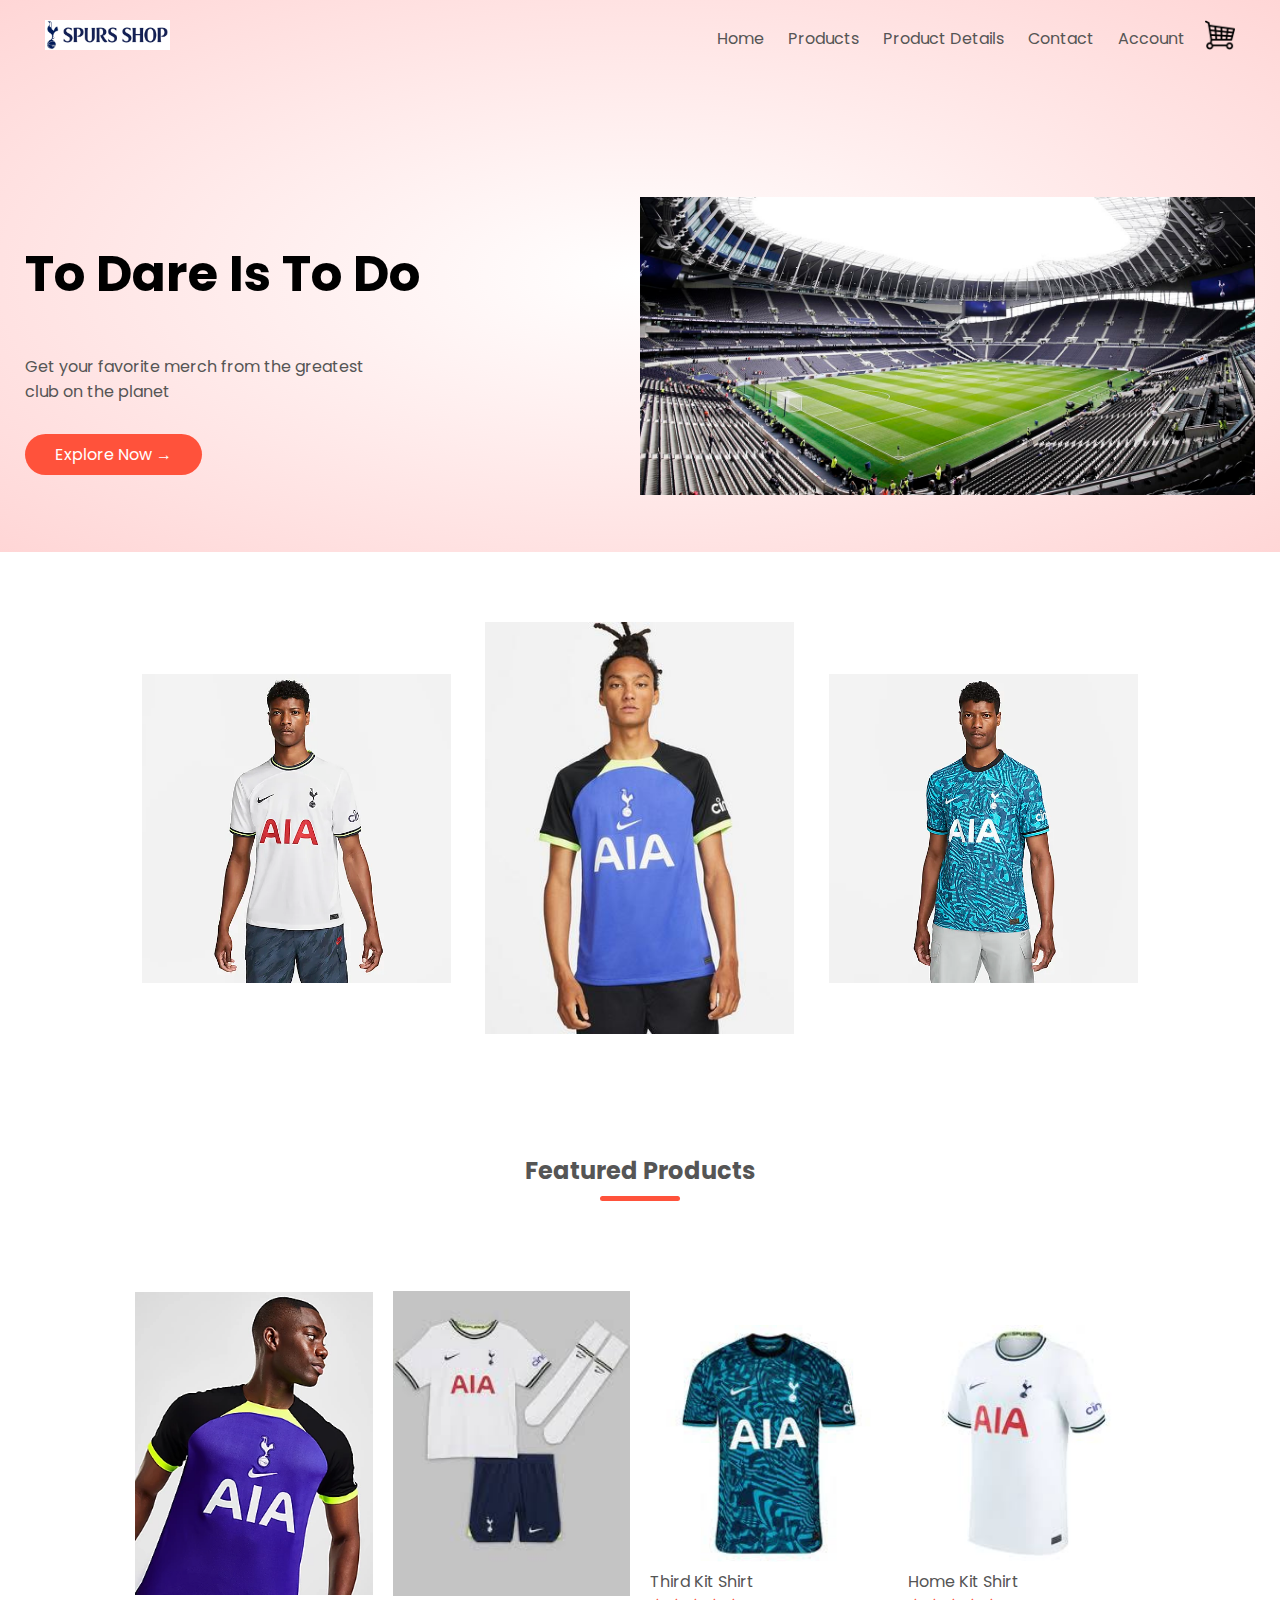
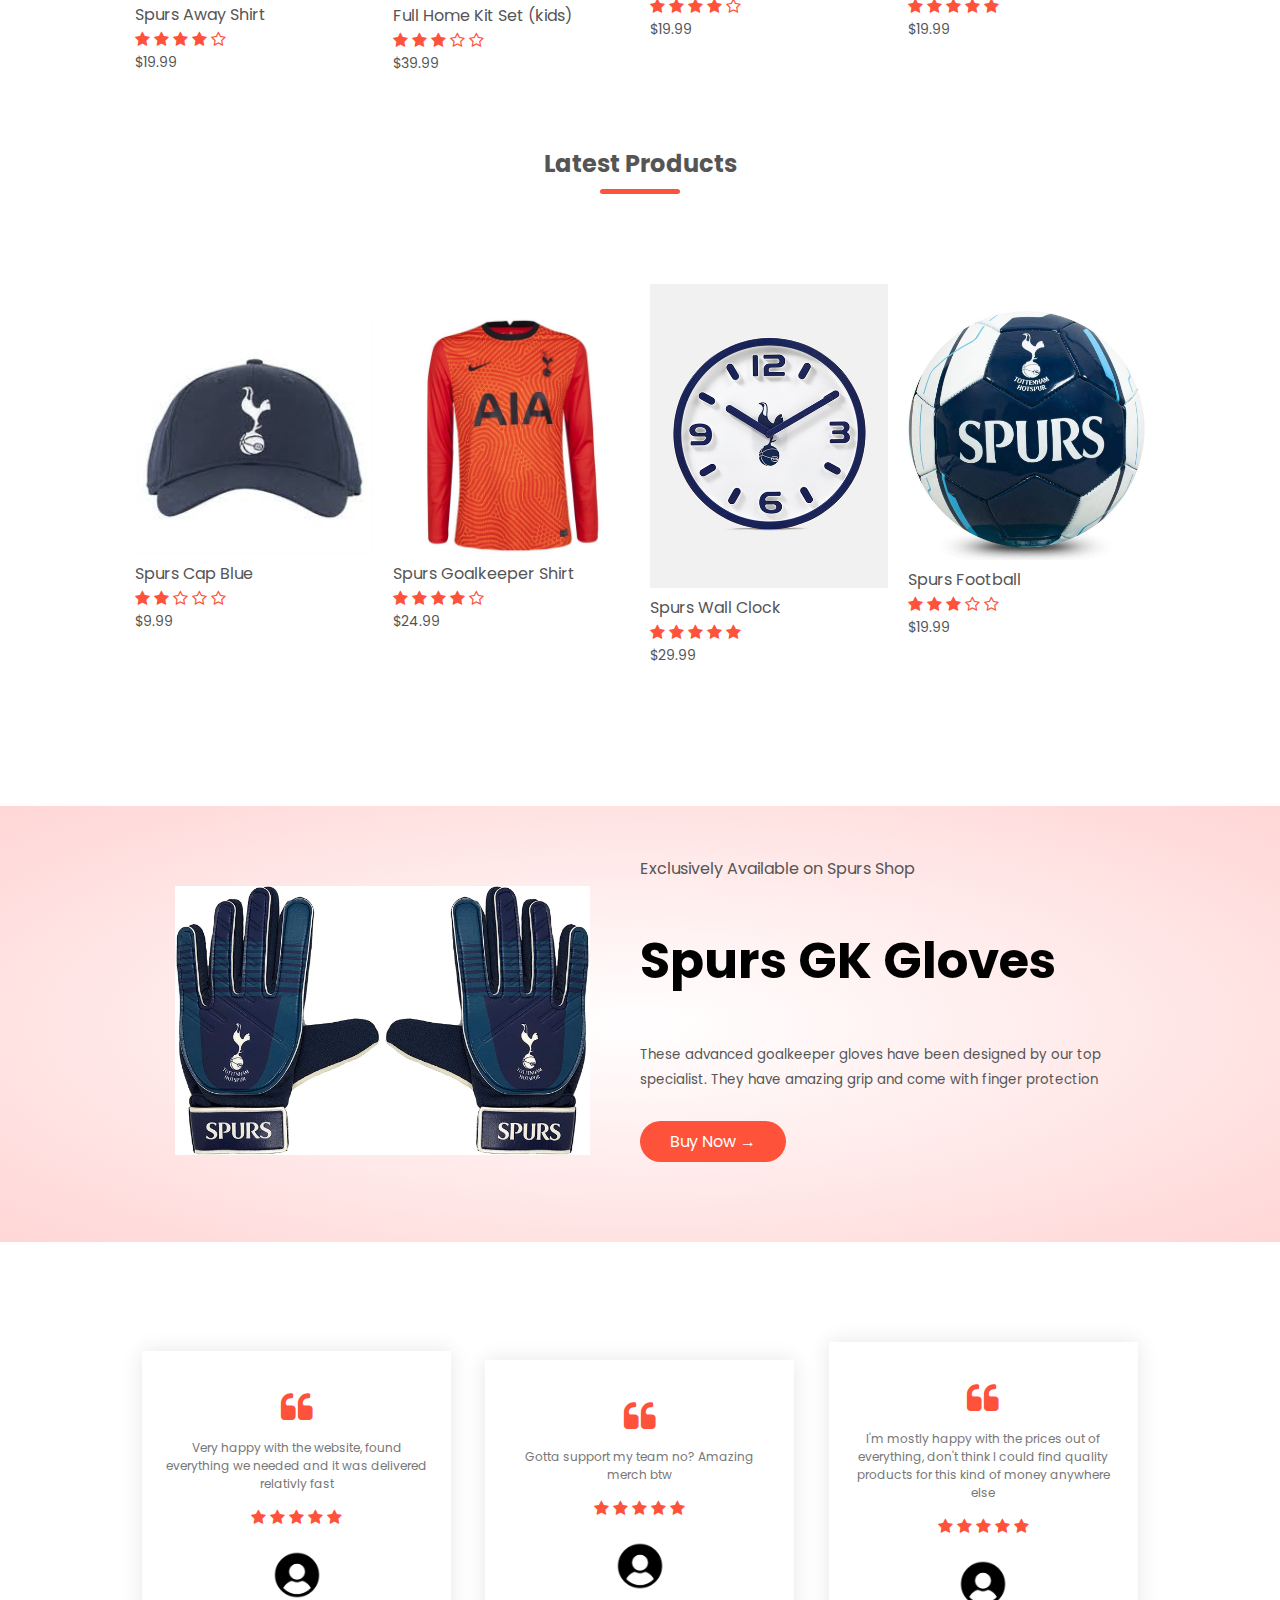
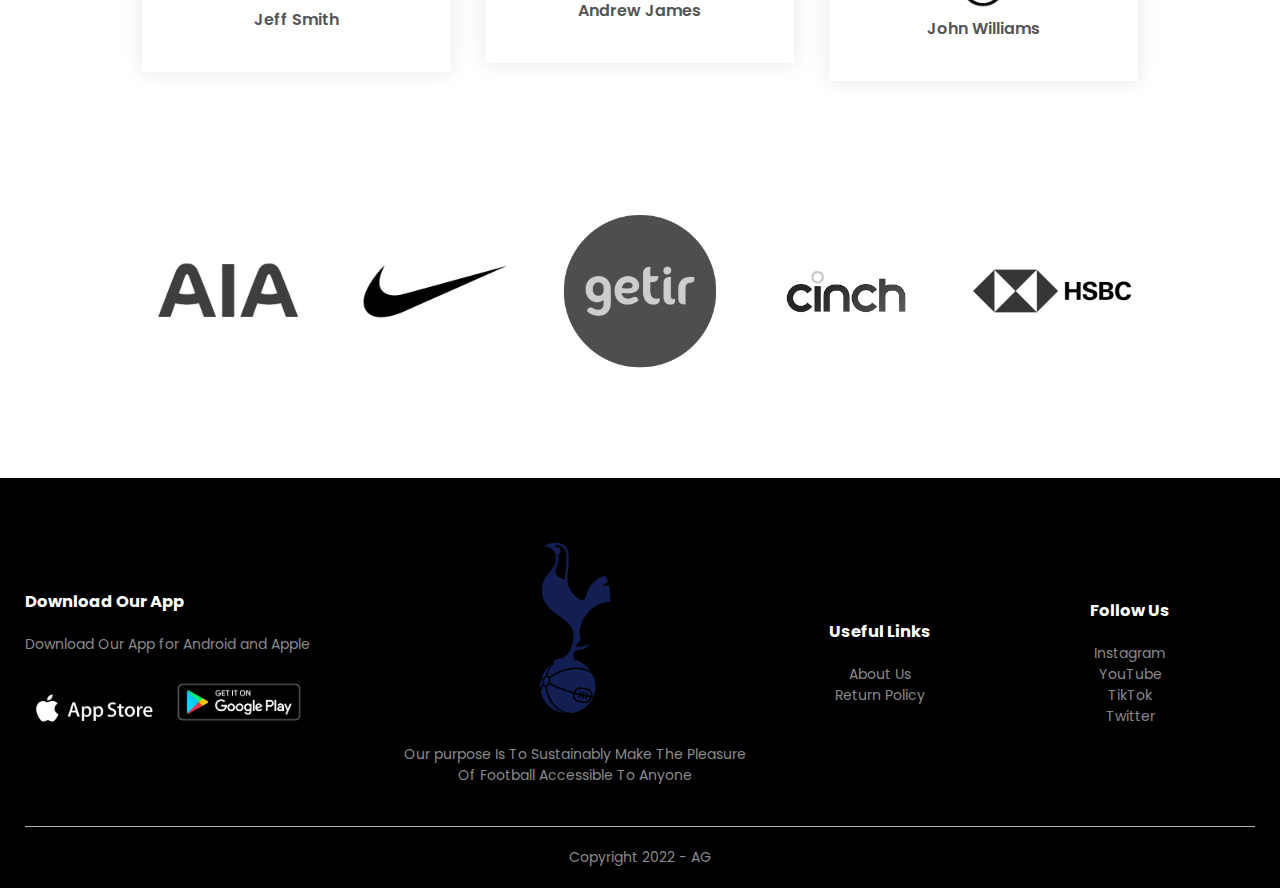
<file: index.html>
<!DOCTYPE html>
<html lang="en">
<head>
    <meta charset="UTF-8">
    <meta name="viewport" content="width=device-width, initial-scale=1.0">
    <meta http-equiv="X-UA-Compatible" content="IE=edge">
    <meta name="viewport" content="width=device-width, initial-scale=1.0">
    <title>SpursShop │ Unofficial Website</title>
    <link rel="stylesheet" href="./css/style.css">
    <link href="https://fonts.googleapis.com/css2?family=Poppins:wght@300;400;500;600;700&display=swap" rel="stylesheet">
    <link rel="stylesheet" href="https://stackpath.bootstrapcdn.com/font-awesome/4.7.0/css/font-awesome.min.css">
</head>
<body>

    <div class="header">
    <div class="container">
        <div class="navbar">
            <div class="logo">
                <img src="image/spurslogonew.jpg" width="125px">
            </div>
            <nav>
                <ul id="MenuItems">
                    <li><a href="./index.html">Home</a></li>
                    <li><a href="./products.html">Products</a></li>
                    <li><a href="./Product-details.html">Product Details</a></li>
                    <li><a href="">Contact</a></li>
                    <li><a href="">Account</a></li>
                </ul>
            </nav>
            <a href="cart.html"><img src="image/1413908.png" width="30px" height="30px">
            <img src="image/menu icon 2.png" class="menu-icon"
                onclick="menutoggle()"></a>
        </div>
        <div class="row">
            <div class="col-2">
                <h1>To Dare Is To Do</h1>
                <p>Get your favorite merch from the greatest<br>club on the planet</p>
                <a href="" class="btn">Explore Now &#8594;</a>
            </div>
            <div class="col-2">
                <img src="image/the-stadium.jpg">
            </div>
        </div>
    </div>
</div>

<!-------- featured categories --------->
    <div class="categories">
        <div class="small-container">
            <div class="row">
                <div class="col-3">
                    <img src="image/127d8c33-7aa8-447e-894a-c0cc6137f9d4.webp">
                </div>
                <div class="col-3">
                    <img src="image/nike-mens-tottenham-hotspurnbsp2223-awaynbspstadium-shirt-multi.jpg">
                </div>
                <div class="col-3">
                    <img src="image/f6140821-fce2-4a97-a7a6-a79ab4086b59.webp">
                </div>
            </div>
        </div>
        
    </div>
<!-------- featured products --------->
    <div class="small-container">
        <h2 class="title">Featured Products</h2>
        <div class="row">
            <div class="col-4">
                <img src="image/spurs shirt cover.webp">
                <h4>Spurs Away Shirt</h4>
                <div class="rating">
                    <i class="fa fa-star"></i>
                    <i class="fa fa-star"></i>
                    <i class="fa fa-star"></i>
                    <i class="fa fa-star"></i>
                    <i class="fa fa-star-o"></i>
                </div>
                <p>$19.99</p>
            </div>
            <div class="col-4">
                <img src="image/images (2).jpg">
                <h4>Full Home Kit Set (kids)</h4>
                <div class="rating">
                    <i class="fa fa-star"></i>
                    <i class="fa fa-star"></i>
                    <i class="fa fa-star"></i>
                    <i class="fa fa-star-o"></i>
                    <i class="fa fa-star-o"></i>
                </div>
                <p>$39.99</p>
            </div>
            <div class="col-4">
                <img src="image/images (3).jpg">
                <h4>Third Kit Shirt</h4>
                <div class="rating">
                    <i class="fa fa-star"></i>
                    <i class="fa fa-star"></i>
                    <i class="fa fa-star"></i>
                    <i class="fa fa-star"></i>
                    <i class="fa fa-star-o"></i>
                </div>
                <p>$19.99</p>
            </div>
            <div class="col-4">
                <img src="image/images.jpg">
                <h4>Home Kit Shirt</h4>
                <div class="rating">
                    <i class="fa fa-star"></i>
                    <i class="fa fa-star"></i>
                    <i class="fa fa-star"></i>
                    <i class="fa fa-star"></i>
                    <i class="fa fa-star"></i>
                </div>
                <p>$19.99</p>
            </div>
        </div>
        <h2 class="title">Latest Products</h2>
        <div class="row">
            <div class="col-4">
                <img src="image/download.jpg">
                <h4>Spurs Cap Blue</h4>
                <div class="rating">
                    <i class="fa fa-star"></i>
                    <i class="fa fa-star"></i>
                    <i class="fa fa-star-o"></i>
                    <i class="fa fa-star-o"></i>
                    <i class="fa fa-star-o"></i>
                </div>
                <p>$9.99</p>
            </div>
            <div class="col-4">
                <img src="image/spurs-home-goalkeeper-shirt-20-21.jpg">
                <h4>Spurs Goalkeeper Shirt</h4>
                <div class="rating">
                    <i class="fa fa-star"></i>
                    <i class="fa fa-star"></i>
                    <i class="fa fa-star"></i>
                    <i class="fa fa-star"></i>
                    <i class="fa fa-star-o"></i>
                </div>
                <p>$24.99</p>
            </div>
            <div class="col-4">
                <img src="image/Spurs Wall Clock.jpg">
                <h4>Spurs Wall Clock</h4>
                <div class="rating">
                    <i class="fa fa-star"></i>
                    <i class="fa fa-star"></i>
                    <i class="fa fa-star"></i>
                    <i class="fa fa-star"></i>
                    <i class="fa fa-star"></i>
                </div>
                <p>$29.99</p>
            </div>
            <div class="col-4">
                <img src="image/61Cq0xBfmJL._AC_SL1001_.jpg">
                <h4>Spurs Football</h4>
                <div class="rating">
                    <i class="fa fa-star"></i>
                    <i class="fa fa-star"></i>
                    <i class="fa fa-star"></i>
                    <i class="fa fa-star-o"></i>
                    <i class="fa fa-star-o"></i>
                </div>
                <p>$19.99</p>
            </div>
        </div>
    </div>
<!--------- offer --------->
    <div class="offer">
        <div class="small-container">
            <div class="row">
                <div class="col-2">
                    <img src="image/71+GPSuzrxL._AC_UL1500_.jpg" class="offer-img">
                </div>
                <div class="col-2">
                    <p>Exclusively Available on Spurs Shop</p>
                    <h1>Spurs GK Gloves</h1>
                    <small>These advanced goalkeeper gloves have been designed by our top specialist. They have amazing grip and come with finger protection</small>
                    <a href="" class="btn">Buy Now &#8594;</a>
                </div>
            </div>
        </div>
    </div>

<!--------- testimonial -------->
    <div class="testimonial">
        <div class="small-container">
            <div class="row">
                <div class="col-3">
                    <i class="fa fa-quote-left"></i> 
                    <p>Very happy with the website, found everything we needed and it was delivered relativly fast</p>
                    <div class="rating">
                        <i class="fa fa-star"></i>
                        <i class="fa fa-star"></i>
                        <i class="fa fa-star"></i>
                        <i class="fa fa-star"></i>
                        <i class="fa fa-star"></i>
                    </div>
                    <img src="image/download.png">
                    <h3>Jeff Smith</h3>
                </div>
                <div class="col-3">
                    <i class="fa fa-quote-left"></i> 
                    <p>Gotta support my team no? Amazing merch btw</p>
                    <div class="rating">
                        <i class="fa fa-star"></i>
                        <i class="fa fa-star"></i>
                        <i class="fa fa-star"></i>
                        <i class="fa fa-star"></i>
                        <i class="fa fa-star"></i>
                    </div>
                    <img src="image/download.png">
                    <h3>Andrew James</h3>
                </div>
                <div class="col-3">
                    <i class="fa fa-quote-left"></i> 
                    <p>I'm mostly happy with the prices out of everything, don't think I could find quality products for this kind of money anywhere else</p>
                    <div class="rating">
                        <i class="fa fa-star"></i>
                        <i class="fa fa-star"></i>
                        <i class="fa fa-star"></i>
                        <i class="fa fa-star"></i>
                        <i class="fa fa-star"></i>
                    </div>
                    <img src="image/download.png">
                    <h3>John Williams</h3>
                </div>
            </div>
        </div>
    </div>

<!----------- brands --------->
    <div class="brands">
        <div class="small-container">
            <div class="row">
                <div class="col-5">
                    <img src="image/AIA logo.jpg">
                </div>
                <div class="col-5">
                    <img src="image/nike logo.jpg">
                </div>
                <div class="col-5">
                    <img src="image/getir logo.png">
                </div>
                <div class="col-5">
                    <img src="image/cinch logo.png">
                </div>
                <div class="col-5">
                    <img src="image/HSBC-Logo.png">
                </div>
            </div>
        </div>
    </div>

<!----------footer--------->

    <div class="footer">
        <div class="container">
            <div class="row">
                <div class="footer-col-1">
                    <h3>Download Our App</h3>
                    <p>Download Our App for Android and Apple</p>
                    <div class="app-logo">
                        <img src="image/app store black logo 2.jpg">
                        <img src="image/google-play-badge.png">
                    </div>
                </div>
                <div class="footer-col-2">
                    <img src="image/spurs logo.png">
                    <p>Our purpose Is To Sustainably Make The Pleasure Of Football Accessible To Anyone</p>
                </div>
                <div class="footer-col-3">
                    <h3>Useful Links</h3>
                    <ul>
                        <li>About Us</li>
                        <li>Return Policy</li>
                    </ul>
                </div>
                <div class="footer-col-4">
                    <h3>Follow Us</h3>
                    <ul>
                        <li>Instagram</li>
                        <li>YouTube</li>
                        <li>TikTok</li>
                        <li>Twitter</li>
                    </ul>
                </div>
            </div>
            <hr>
            <p class="copyright">Copyright 2022 - AG</p>
        </div>
    </div>
<!---------js for toggle menu----------->
    <script>
        var MenuItems = document.getElementById("MenuItems");

        MenuItems.style.maxHeight = "0px";

        function menutoggle(){
            if(MenuItems.style.maxHeight == "0px")
                {
                    MenuItems.style.maxHeight = "200px";
                }
            else
                {
                    MenuItems.style.maxHeight = "0px";
                }
        }
    </script>

</body>
</html>
</file>
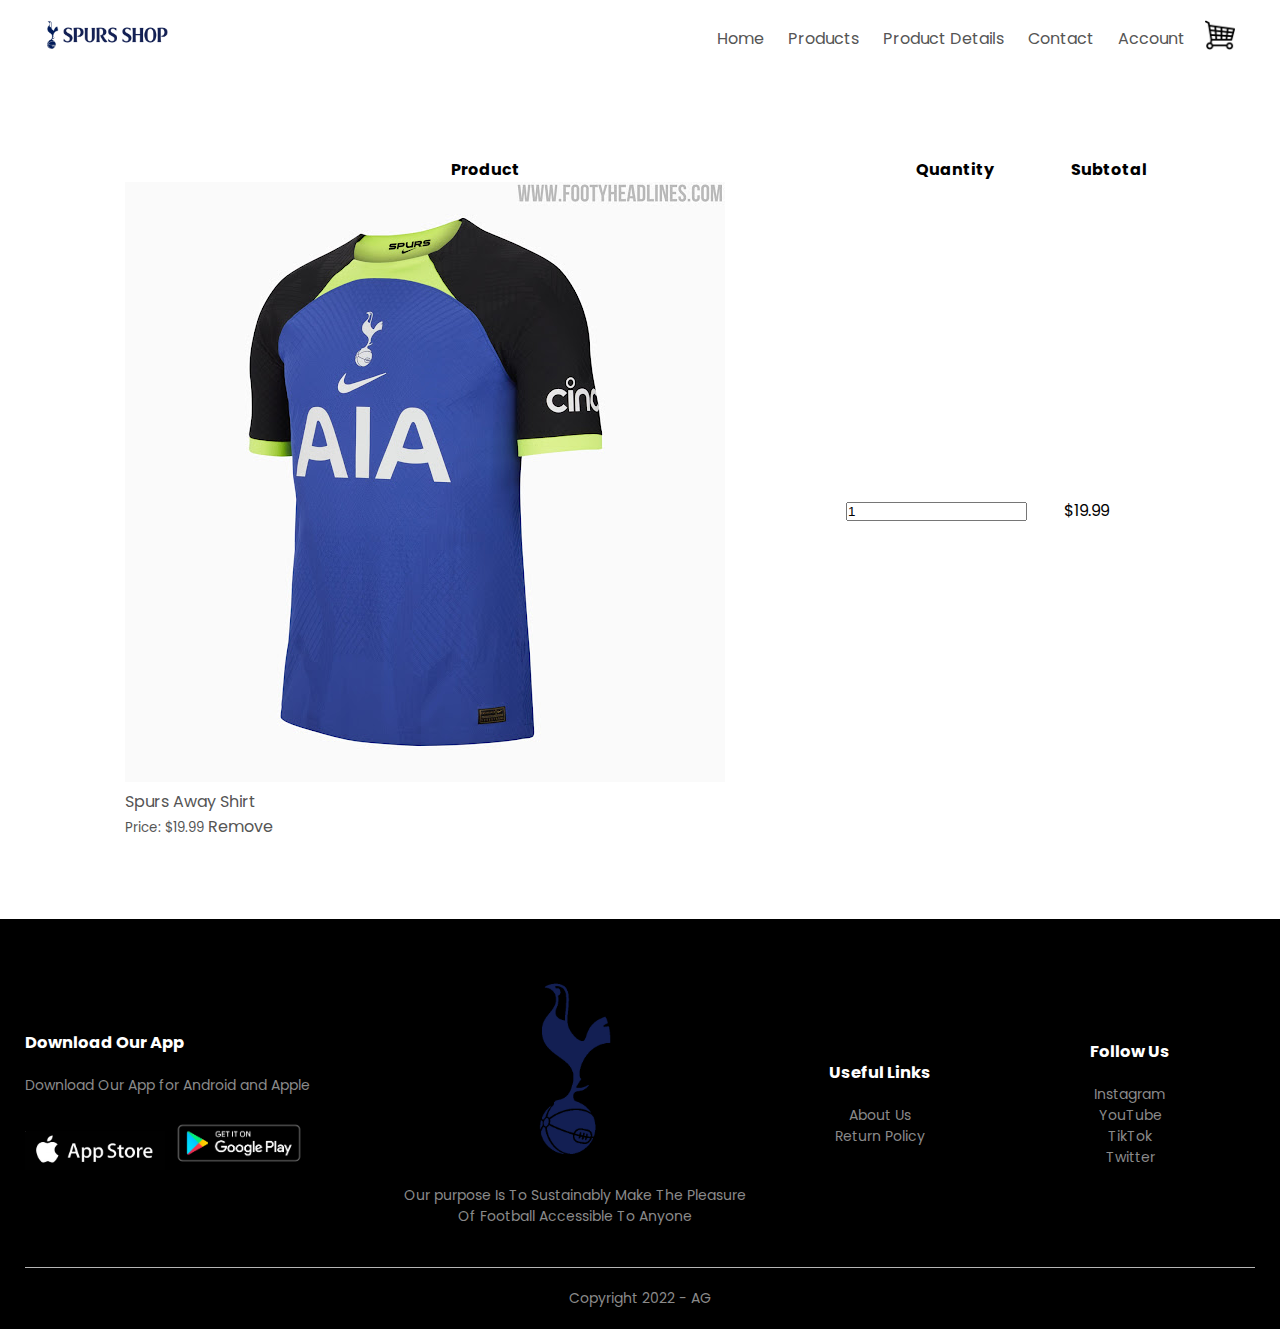
<file: cart.html>
<!DOCTYPE html>
<html lang="en">
<head>
    <meta charset="UTF-8">
    <meta name="viewport" content="width=device-width, initial-scale=1.0">
    <meta http-equiv="X-UA-Compatible" content="IE=edge">
    <meta name="viewport" content="width=device-width, initial-scale=1.0">
    <title>All Products - SpursShop</title>
    <link rel="stylesheet" href="./css/style.css">
    <link href="https://fonts.googleapis.com/css2?family=Poppins:wght@300;400;500;600;700&display=swap" rel="stylesheet">
    <link rel="stylesheet" href="https://stackpath.bootstrapcdn.com/font-awesome/4.7.0/css/font-awesome.min.css">
</head>
<body>
 
    <div class="container">
        <div class="navbar">
            <div class="logo">
                <img src="image/spurslogonew.jpg" width="125px">
            </div>
            <nav>
                <ul id="MenuItems">
                    <li><a href="./index.html">Home</a></li>
                    <li><a href="./products.html">Products</a></li>
                    <li><a href="./Product-details.html">Product Details</a></li>
                    <li><a href="">Contact</a></li>
                    <li><a href="">Account</a></li>
                </ul>
            </nav>
            <a href="cart.html"><img src="image/1413908.png" width="30px" height="30px">
                <img src="image/menu icon 2.png" class="menu-icon"
                    onclick="menutoggle()"></a>
        </div>
    </div>

<!-------cart items details-------->

<div class="small-container cart-page">

    <table>
        <tr>
            <th>Product</th>
            <th>Quantity</th>
            <th>Subtotal</th>
        </tr>
        <tr>
            <td>
                <div class="cart-info">
                    <img src="image/spurs away shirt.jpg">
                    <div>
                        <p>Spurs Away Shirt</p>
                        <small>Price: $19.99</small>
                        <a href="">Remove</a>
                    </div>
                </div>

            </td>
            <td><input type="number" value="1"></td>
            <td>$19.99</td>
        </tr>
    </table>

</div>
    
<!----------footer--------->

    <div class="footer">
        <div class="container">
            <div class="row">
                <div class="footer-col-1">
                    <h3>Download Our App</h3>
                    <p>Download Our App for Android and Apple</p>
                    <div class="app-logo">
                        <img src="image/app store black logo 2.jpg">
                        <img src="image/google-play-badge.png">
                    </div>
                </div>
                <div class="footer-col-2">
                    <img src="image/spurs logo.png">
                    <p>Our purpose Is To Sustainably Make The Pleasure Of Football Accessible To Anyone</p>
                </div>
                <div class="footer-col-3">
                    <h3>Useful Links</h3>
                    <ul>
                        <li>About Us</li>
                        <li>Return Policy</li>
                    </ul>
                </div>
                <div class="footer-col-4">
                    <h3>Follow Us</h3>
                    <ul>
                        <li>Instagram</li>
                        <li>YouTube</li>
                        <li>TikTok</li>
                        <li>Twitter</li>
                    </ul>
                </div>
            </div>
            <hr>
            <p class="copyright">Copyright 2022 - AG</p>
        </div>
    </div>

<!---------js for toggle menu----------->
    <script>
        var MenuItems = document.getElementById("MenuItems");

        MenuItems.style.maxHeight = "0px";

        function menutoggle(){
            if(MenuItems.style.maxHeight == "0px")
                {
                    MenuItems.style.maxHeight = "200px";
                }
            else
                {
                    MenuItems.style.maxHeight = "0px";
                }
        }
    </script>

</body>
</html>
</file>
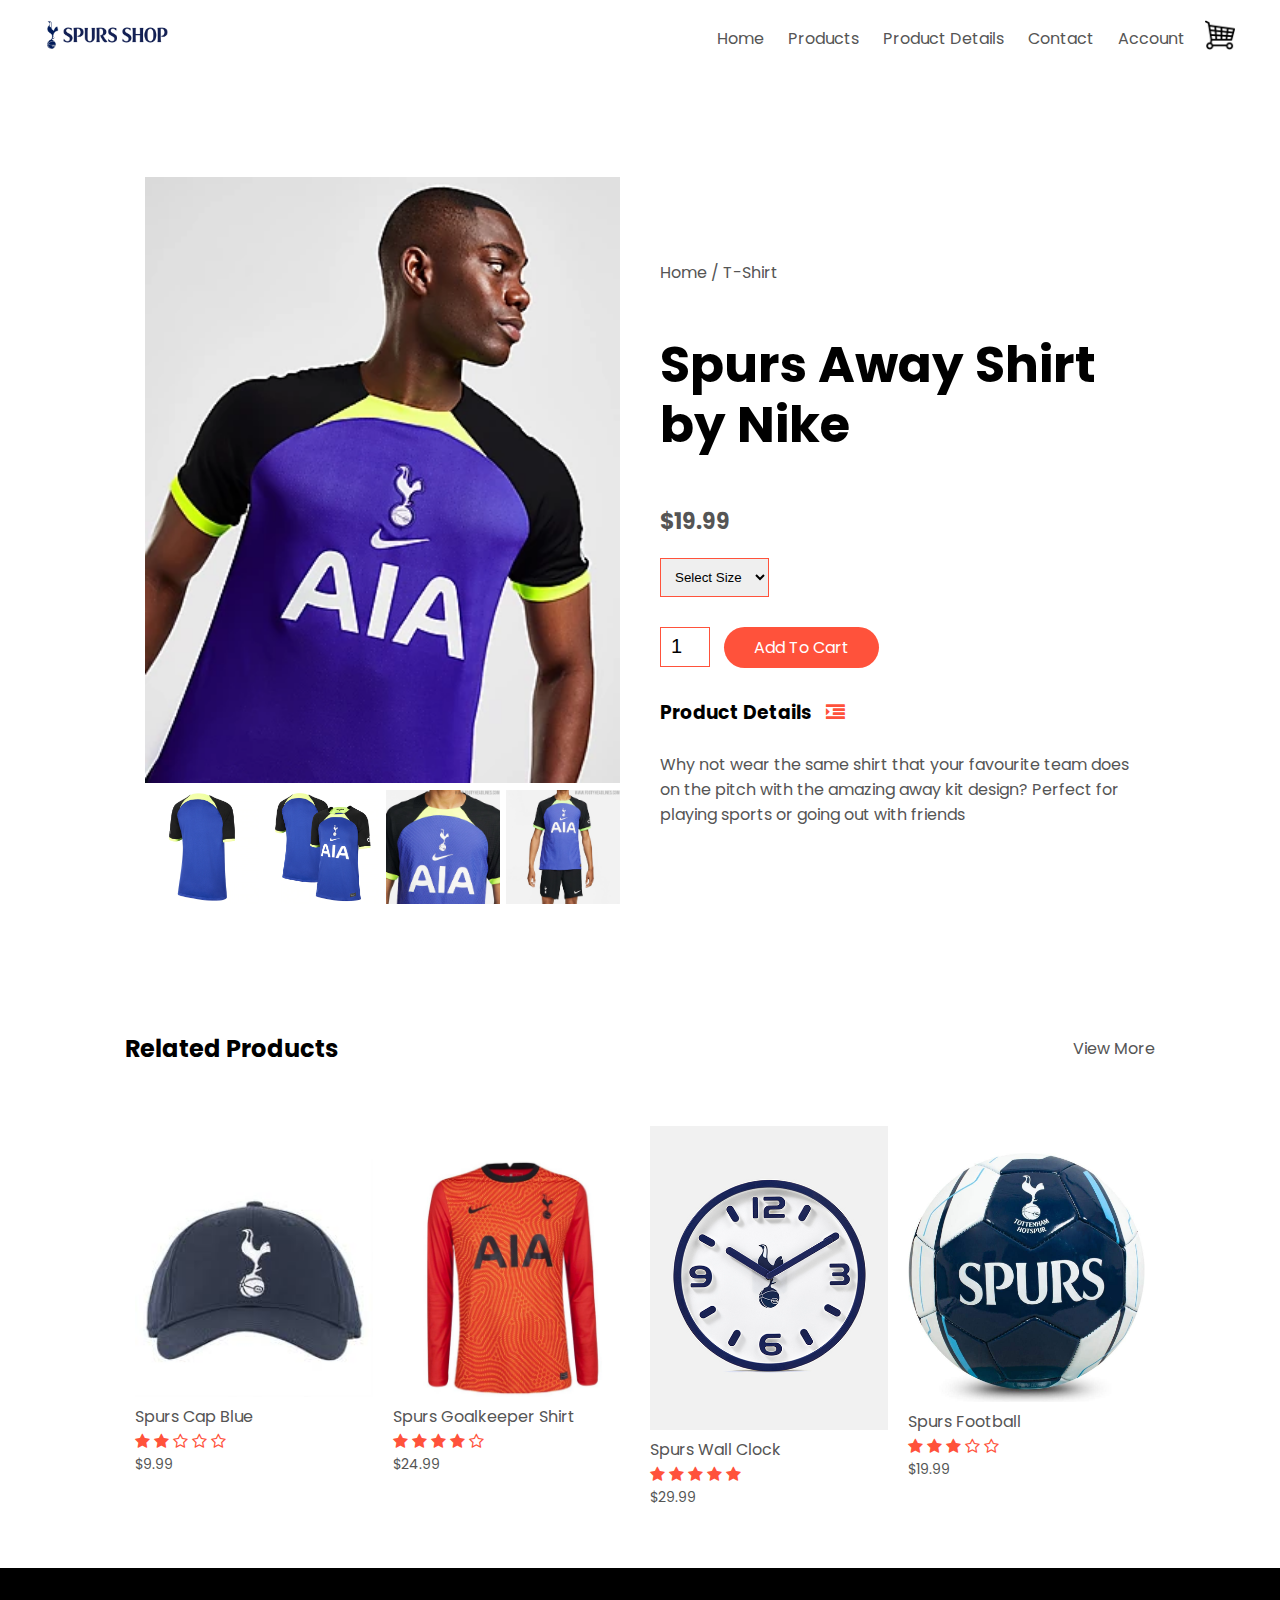
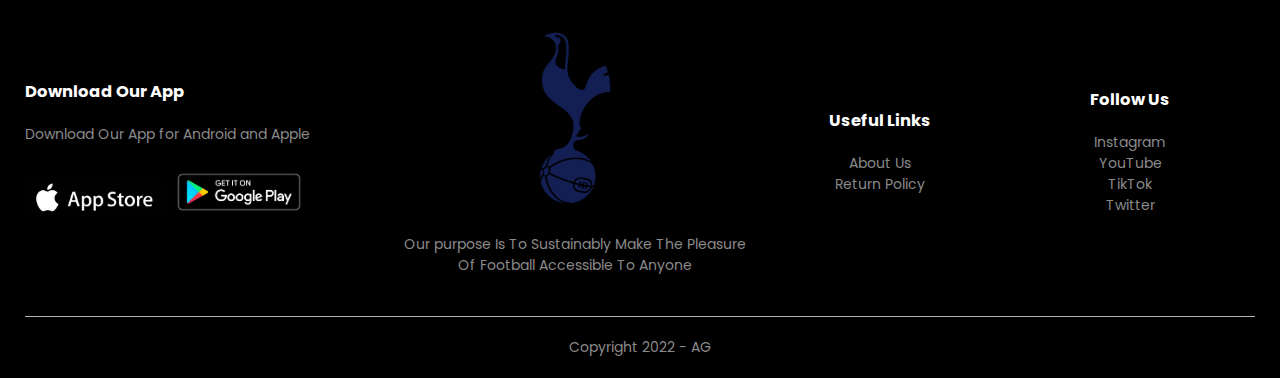
<file: Product-details.html>
<!DOCTYPE html>
<html lang="en">
<head>
    <meta charset="UTF-8">
    <meta name="viewport" content="width=device-width, initial-scale=1.0">
    <meta http-equiv="X-UA-Compatible" content="IE=edge">
    <meta name="viewport" content="width=device-width, initial-scale=1.0">
    <title>All Products - SpursShop</title>
    <link rel="stylesheet" href="./css/style.css">
    <link href="https://fonts.googleapis.com/css2?family=Poppins:wght@300;400;500;600;700&display=swap" rel="stylesheet">
    <link rel="stylesheet" href="https://stackpath.bootstrapcdn.com/font-awesome/4.7.0/css/font-awesome.min.css">
</head>
<body>
 
    <div class="container">
        <div class="navbar">
            <div class="logo">
                <img src="image/spurslogonew.jpg" width="125px">
            </div>
            <nav>
                <ul id="MenuItems">
                    <li><a href="./index.html">Home</a></li>
                    <li><a href="./products.html">Products</a></li>
                    <li><a href="./Product-details.html">Product Details</a></li>
                    <li><a href="">Contact</a></li>
                    <li><a href="">Account</a></li>
                </ul>
            </nav>
            <a href="cart.html"><img src="image/1413908.png" width="30px" height="30px">
                <img src="image/menu icon 2.png" class="menu-icon"
                    onclick="menutoggle()"></a>
        </div>
    </div>

<!----------single product details-------->

    <div class="small-container single-product">
        <div class="row">
            <div class="col-2">
                <img src="image/spurs shirt cover.webp" width="100%" id="ProductImg">

                <div class="small-img-row">
                    <div class="small-img-col">
                        <img src="image/spurs away kit back.webp" width="100%" class="small-img">
                    </div>
                    <div class="small-img-col">
                        <img src="image/spurs away kit back and front.webp" width="100%" class="small-img">
                    </div>
                    <div class="small-img-col">
                        <img src="image/spurs away kit chest zoom.jpg" width="100%" class="small-img">
                    </div>
                    <div class="small-img-col">
                        <img src="image/spurs away kit normal.jpg" width="100%" class="small-img">
                    </div>
                </div>

            </div>
            <div class="col-2">
                <p>Home / T-Shirt</p>
                <h1>Spurs Away Shirt by Nike</h1>
                <h4>$19.99</h4>
                <select>
                    <option>Select Size</option>
                    <option>XXL</option>
                    <option>XL</option>
                    <option>Large</option>
                    <option>Medium</option>
                    <option>Small</option>
                </select>
                <input type="number" value="1">
                <a href="" class="btn">Add To Cart</a>

                <h3>Product Details <i class="fa fa-indent"></i></h3>
                <br>
                <p>Why not wear the same shirt that your favourite team does on the pitch with the amazing away kit design? Perfect for playing sports or going out with friends</p>
            </div>
        </div>
    </div>

<!----------title---------->
    <div class="small-container">
        <div class="row row-2">
            <h2>Related Products</h2>
            <p>View More</p>
        </div>

    </div>

<!---------products--------->
    <div class="small-container">
        
        <div class="row">
            <div class="col-4">
                <img src="image/download.jpg">
                <h4>Spurs Cap Blue</h4>
                <div class="rating">
                    <i class="fa fa-star"></i>
                    <i class="fa fa-star"></i>
                    <i class="fa fa-star-o"></i>
                    <i class="fa fa-star-o"></i>
                    <i class="fa fa-star-o"></i>
                </div>
                <p>$9.99</p>
            </div>
            <div class="col-4">
                <img src="image/spurs-home-goalkeeper-shirt-20-21.jpg">
                <h4>Spurs Goalkeeper Shirt</h4>
                <div class="rating">
                    <i class="fa fa-star"></i>
                    <i class="fa fa-star"></i>
                    <i class="fa fa-star"></i>
                    <i class="fa fa-star"></i>
                    <i class="fa fa-star-o"></i>
                </div>
                <p>$24.99</p>
            </div>
            <div class="col-4">
                <img src="image/Spurs Wall Clock.jpg">
                <h4>Spurs Wall Clock</h4>
                <div class="rating">
                    <i class="fa fa-star"></i>
                    <i class="fa fa-star"></i>
                    <i class="fa fa-star"></i>
                    <i class="fa fa-star"></i>
                    <i class="fa fa-star"></i>
                </div>
                <p>$29.99</p>
            </div>
            <div class="col-4">
                <img src="image/61Cq0xBfmJL._AC_SL1001_.jpg">
                <h4>Spurs Football</h4>
                <div class="rating">
                    <i class="fa fa-star"></i>
                    <i class="fa fa-star"></i>
                    <i class="fa fa-star"></i>
                    <i class="fa fa-star-o"></i>
                    <i class="fa fa-star-o"></i>
                </div>
                <p>$19.99</p>
            </div>
        </div>

        
    </div>

    
<!----------footer--------->

    <div class="footer">
        <div class="container">
            <div class="row">
                <div class="footer-col-1">
                    <h3>Download Our App</h3>
                    <p>Download Our App for Android and Apple</p>
                    <div class="app-logo">
                        <img src="image/app store black logo 2.jpg">
                        <img src="image/google-play-badge.png">
                    </div>
                </div>
                <div class="footer-col-2">
                    <img src="image/spurs logo.png">
                    <p>Our purpose Is To Sustainably Make The Pleasure Of Football Accessible To Anyone</p>
                </div>
                <div class="footer-col-3">
                    <h3>Useful Links</h3>
                    <ul>
                        <li>About Us</li>
                        <li>Return Policy</li>
                    </ul>
                </div>
                <div class="footer-col-4">
                    <h3>Follow Us</h3>
                    <ul>
                        <li>Instagram</li>
                        <li>YouTube</li>
                        <li>TikTok</li>
                        <li>Twitter</li>
                    </ul>
                </div>
            </div>
            <hr>
            <p class="copyright">Copyright 2022 - AG</p>
        </div>
    </div>
<!---------js for toggle menu----------->
    <script>
        var MenuItems = document.getElementById("MenuItems");

        MenuItems.style.maxHeight = "0px";

        function menutoggle(){
            if(MenuItems.style.maxHeight == "0px")
                {
                    MenuItems.style.maxHeight = "200px";
                }
            else
                {
                    MenuItems.style.maxHeight = "0px";
                }
        }
    </script>




<!-----js for product gallery------>


<script>
  var ProductImg = document.getElementById("ProductImg");
  var SmallImg = document.getElementsByClassName("small-img");
   
    SmallImg[0].onclick = function()
     {
        ProductImg.src = SmallImg[0].src;
     }
    SmallImg[1].onclick = function()
     {
        ProductImg.src = SmallImg[1].src;
     }
    SmallImg[2].onclick = function()
     {
        ProductImg.src = SmallImg[2].src;
     }
    SmallImg[3].onclick = function()
     {
        ProductImg.src = SmallImg[3].src;
     }

 </script>

</body>
</html>
</file>
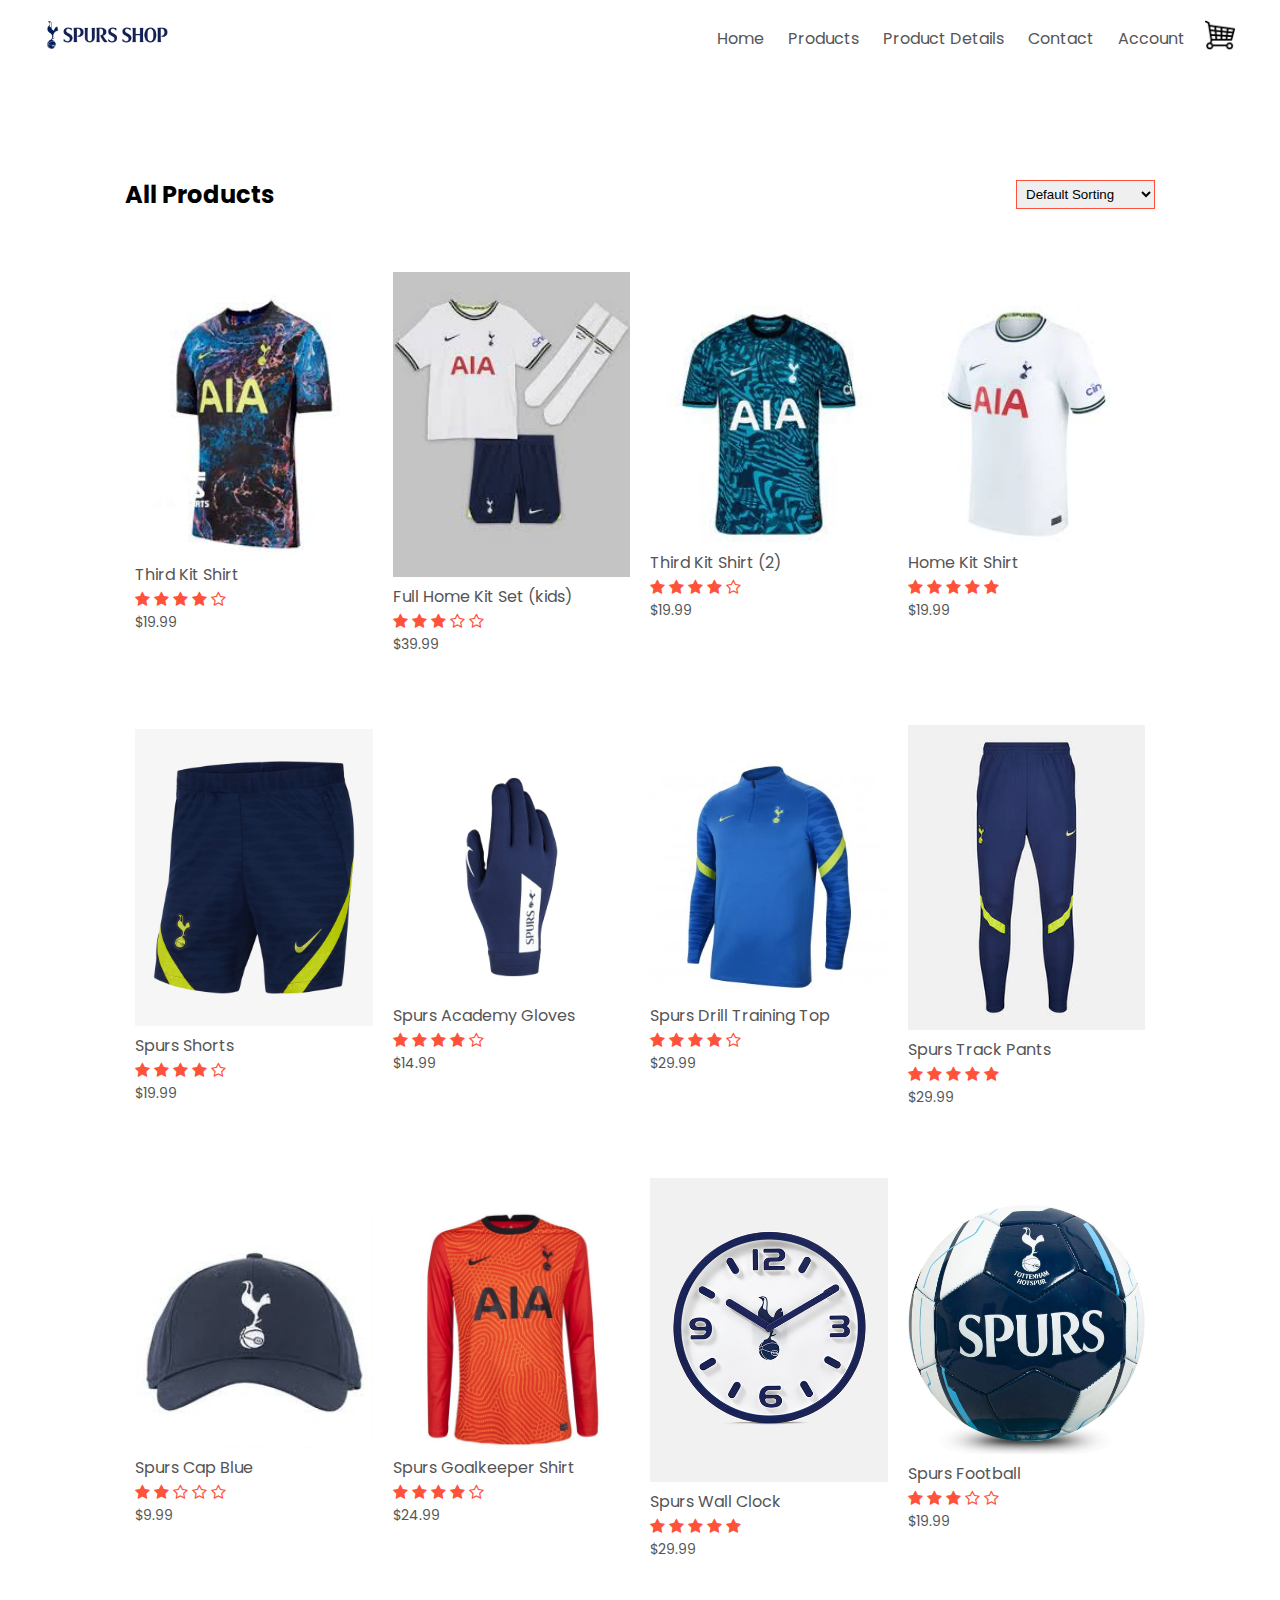
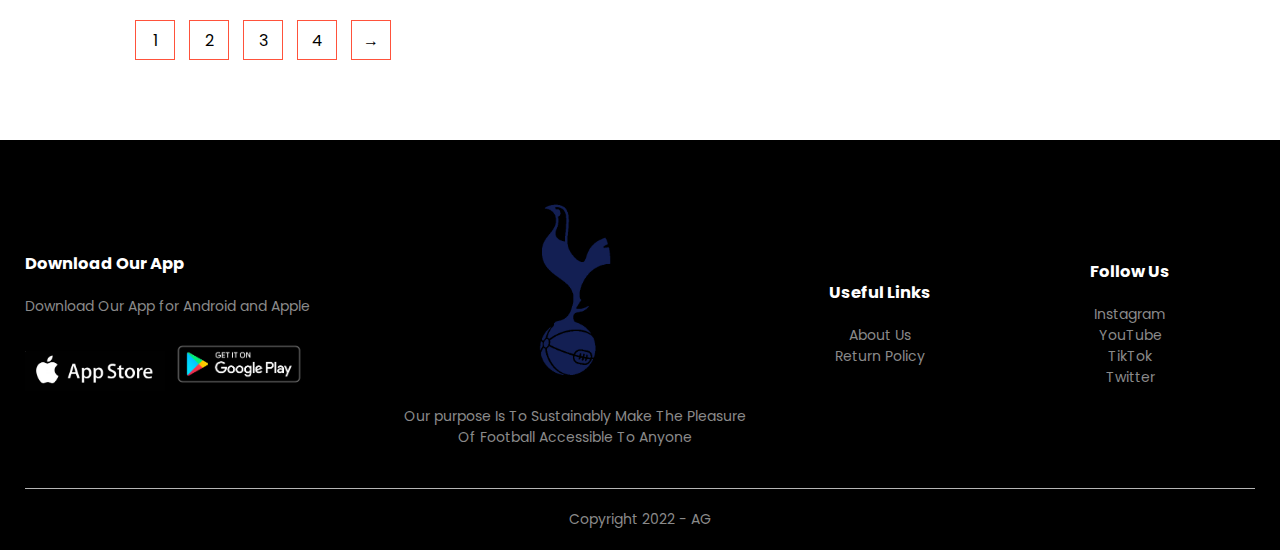
<file: products.html>
<!DOCTYPE html>
<html lang="en">
<head>
    <meta charset="UTF-8">
    <meta name="viewport" content="width=device-width, initial-scale=1.0">
    <meta http-equiv="X-UA-Compatible" content="IE=edge">
    <meta name="viewport" content="width=device-width, initial-scale=1.0">
    <title>All Products - SpursShop</title>
    <link rel="stylesheet" href="./css/style.css">
    <link href="https://fonts.googleapis.com/css2?family=Poppins:wght@300;400;500;600;700&display=swap" rel="stylesheet">
    <link rel="stylesheet" href="https://stackpath.bootstrapcdn.com/font-awesome/4.7.0/css/font-awesome.min.css">
</head>
<body>
 
    <div class="container">
        <div class="navbar">
            <div class="logo">
                <img src="image/spurslogonew.jpg" width="125px">
            </div>
            <nav>
                <ul id="MenuItems">
                    <li><a href="./index.html">Home</a></li>
                    <li><a href="./products.html">Products</a></li>
                    <li><a href="./Product-details.html">Product Details</a></li>
                    <li><a href="">Contact</a></li>
                    <li><a href="">Account</a></li>
                </ul>
            </nav>
            <a href="cart.html"><img src="image/1413908.png" width="30px" height="30px">
                <img src="image/menu icon 2.png" class="menu-icon"
                    onclick="menutoggle()"></a>
        </div>
    </div>

    <div class="small-container">

        <div class="row row-2">
            <h2>All Products</h2>
            <select>
                <option>Default Sorting</option>
                <option>Sort By Price</option>
                <option>Sort By Popularity</option>
                <option>Sort By Rating</option>
                <option>Sort By Sale</option>
            </select>
        </div>

        
        <div class="row">
            <div class="col-4">
                <img src="image/images (1).jpg">
                <h4>Third Kit Shirt</h4>
                <div class="rating">
                    <i class="fa fa-star"></i>
                    <i class="fa fa-star"></i>
                    <i class="fa fa-star"></i>
                    <i class="fa fa-star"></i>
                    <i class="fa fa-star-o"></i>
                </div>
                <p>$19.99</p>
            </div>
            <div class="col-4">
                <img src="image/images (2).jpg">
                <h4>Full Home Kit Set (kids)</h4>
                <div class="rating">
                    <i class="fa fa-star"></i>
                    <i class="fa fa-star"></i>
                    <i class="fa fa-star"></i>
                    <i class="fa fa-star-o"></i>
                    <i class="fa fa-star-o"></i>
                </div>
                <p>$39.99</p>
            </div>
            <div class="col-4">
                <img src="image/images (3).jpg">
                <h4>Third Kit Shirt (2)</h4>
                <div class="rating">
                    <i class="fa fa-star"></i>
                    <i class="fa fa-star"></i>
                    <i class="fa fa-star"></i>
                    <i class="fa fa-star"></i>
                    <i class="fa fa-star-o"></i>
                </div>
                <p>$19.99</p>
            </div>
            <div class="col-4">
                <img src="image/images.jpg">
                <h4>Home Kit Shirt</h4>
                <div class="rating">
                    <i class="fa fa-star"></i>
                    <i class="fa fa-star"></i>
                    <i class="fa fa-star"></i>
                    <i class="fa fa-star"></i>
                    <i class="fa fa-star"></i>
                </div>
                <p>$19.99</p>
            </div>
        </div>
        <div class="row">
            <div class="col-4">
                <img src="image/spurs shorts.webp">
                <h4>Spurs Shorts</h4>
                <div class="rating">
                    <i class="fa fa-star"></i>
                    <i class="fa fa-star"></i>
                    <i class="fa fa-star"></i>
                    <i class="fa fa-star"></i>
                    <i class="fa fa-star-o"></i>
                </div>
                <p>$19.99</p>
            </div>
            <div class="col-4">
                <img src="image/spurs academy gloves.webp">
                <h4>Spurs Academy Gloves</h4>
                <div class="rating">
                    <i class="fa fa-star"></i>
                    <i class="fa fa-star"></i>
                    <i class="fa fa-star"></i>
                    <i class="fa fa-star"></i>
                    <i class="fa fa-star-o"></i>
                </div>
                <p>$14.99</p>
            </div>
            <div class="col-4">
                <img src="image/spurs drill training top.jpg">
                <h4>Spurs Drill Training Top</h4>
                <div class="rating">
                    <i class="fa fa-star"></i>
                    <i class="fa fa-star"></i>
                    <i class="fa fa-star"></i>
                    <i class="fa fa-star"></i>
                    <i class="fa fa-star-o"></i>
                </div>
                <p>$29.99</p>
            </div>
            <div class="col-4">
                <img src="image/spurs track pants.jpg">
                <h4>Spurs Track Pants</h4>
                <div class="rating">
                    <i class="fa fa-star"></i>
                    <i class="fa fa-star"></i>
                    <i class="fa fa-star"></i>
                    <i class="fa fa-star"></i>
                    <i class="fa fa-star"></i>
                </div>
                <p>$29.99</p>
            </div>
        </div>
        
        <div class="row">
            <div class="col-4">
                <img src="image/download.jpg">
                <h4>Spurs Cap Blue</h4>
                <div class="rating">
                    <i class="fa fa-star"></i>
                    <i class="fa fa-star"></i>
                    <i class="fa fa-star-o"></i>
                    <i class="fa fa-star-o"></i>
                    <i class="fa fa-star-o"></i>
                </div>
                <p>$9.99</p>
            </div>
            <div class="col-4">
                <img src="image/spurs-home-goalkeeper-shirt-20-21.jpg">
                <h4>Spurs Goalkeeper Shirt</h4>
                <div class="rating">
                    <i class="fa fa-star"></i>
                    <i class="fa fa-star"></i>
                    <i class="fa fa-star"></i>
                    <i class="fa fa-star"></i>
                    <i class="fa fa-star-o"></i>
                </div>
                <p>$24.99</p>
            </div>
            <div class="col-4">
                <img src="image/Spurs Wall Clock.jpg">
                <h4>Spurs Wall Clock</h4>
                <div class="rating">
                    <i class="fa fa-star"></i>
                    <i class="fa fa-star"></i>
                    <i class="fa fa-star"></i>
                    <i class="fa fa-star"></i>
                    <i class="fa fa-star"></i>
                </div>
                <p>$29.99</p>
            </div>
            <div class="col-4">
                <img src="image/61Cq0xBfmJL._AC_SL1001_.jpg">
                <h4>Spurs Football</h4>
                <div class="rating">
                    <i class="fa fa-star"></i>
                    <i class="fa fa-star"></i>
                    <i class="fa fa-star"></i>
                    <i class="fa fa-star-o"></i>
                    <i class="fa fa-star-o"></i>
                </div>
                <p>$19.99</p>
            </div>
        </div>

        <div class="page-btn">
            <span>1</span>
            <span>2</span>
            <span>3</span>
            <span>4</span>
            <span>&#8594;</span>
        </div>
    </div>

    
<!----------footer--------->

    <div class="footer">
        <div class="container">
            <div class="row">
                <div class="footer-col-1">
                    <h3>Download Our App</h3>
                    <p>Download Our App for Android and Apple</p>
                    <div class="app-logo">
                        <img src="image/app store black logo 2.jpg">
                        <img src="image/google-play-badge.png">
                    </div>
                </div>
                <div class="footer-col-2">
                    <img src="image/spurs logo.png">
                    <p>Our purpose Is To Sustainably Make The Pleasure Of Football Accessible To Anyone</p>
                </div>
                <div class="footer-col-3">
                    <h3>Useful Links</h3>
                    <ul>
                        <li>About Us</li>
                        <li>Return Policy</li>
                    </ul>
                </div>
                <div class="footer-col-4">
                    <h3>Follow Us</h3>
                    <ul>
                        <li>Instagram</li>
                        <li>YouTube</li>
                        <li>TikTok</li>
                        <li>Twitter</li>
                    </ul>
                </div>
            </div>
            <hr>
            <p class="copyright">Copyright 2022 - AG</p>
        </div>
    </div>
<!---------js for toggle menu----------->
    <script>
        var MenuItems = document.getElementById("MenuItems");

        MenuItems.style.maxHeight = "0px";

        function menutoggle(){
            if(MenuItems.style.maxHeight == "0px")
                {
                    MenuItems.style.maxHeight = "200px";
                }
            else
                {
                    MenuItems.style.maxHeight = "0px";
                }
        }
    </script>

</body>
</html>
</file>
<file: css/style.css>
*{
    margin: 0;
    padding: 0;
    box-sizing: border-box;
}

body{
    font-family: 'Poppins', sans-serif;
}

.navbar{
    display: flex;
    align-items: center;
    padding: 20px;
}
nav{
    flex: 1;
    text-align: right;
}
nav ul{
    display: inline-block;
    list-style-type: none;
}
nav ul li{
    display: inline-block;
    margin-right: 20px;
}
a{
    text-decoration: none;
    color: #555;
}
p{
    color: #555;
}
.container{
    max-width: 1300px;
    margin: auto;
    padding-left: 25px;
    padding-right: 25px;
}
.row{
    display: flex;
    align-items: center;
    flex-wrap: wrap;
    justify-content: space-around;
}
.col-2{
    flex-basis: 50%;
    min-width: 300px;
}
.col-2  img{
    max-width: 100%;
    padding: 50px 0px;
}
.col-2  h1{
    font-size: 50px;
    line-height: 60px;
    margin: 50px 0px;
}
.btn{
    display: inline-block;
    background: #ff523b;
    color: #fff;
    padding: 8px 30px;
    margin: 30px 0px;
    border-radius: 30px;
    transition: background 0.5s;
}

.btn:hover{
    background: #563434;
}

.header{
    background: radial-gradient(#fff,#ffd6d6);
}
.header .row{
    margin-top: 70px;
}
.categories{
    margin: 70px 0px;
}
.col-3{
    flex-basis: 30%;
    min-width: 250px;
    margin-bottom: 30px;
}
.col-3 img{
    width: 100%;
}
.small-container{
    max-width: 1080px;
    margin: auto;
    padding-left: 25px;
    padding-right: 25px;
}
.col-4{
    flex-basis: 25%;
    padding: 10px;
    min-width: 200px;
    margin-bottom: 50px;
    transition: transform 0.5s;
}
.col-4 img{
    width: 100%;
}

.title{
    text-align: center;
    margin: 0 auto 80px;
    position: relative;
    line-height: 60px;
    color: #555;
}
.title::after{
    content: "";
    background: #ff523b;
    width: 80px;
    height: 5px;
    border-radius: 5px;
    position: absolute;
    bottom: 0;
    left: 50%;
    transform: translateX(-50%);
}

h4{
    color: #555;
    font-weight: normal;
}
.col-4 p{
    font-size: 14px;
}
.rating .fa{
    color: #ff523b;
}

.col-4:hover{
    transform: translateY(-5px);
}

/*------- offer --------*/

.offer{
    background: radial-gradient(#fff,#ffd6d6);
    margin-top: 80px;
    padding: 30px 0px;
}
.col-2 .offer-img{
    padding: 50px;
}
small{
    color: #555;
}

/*----------testimonial-------*/

.testimonial{
    padding-top: 100px;
}
.testimonial .col-3{
    text-align: center;
    padding: 40px 20px;
    box-shadow: 0 0 20px 0px rgba(0, 0, 0, 0.1);
    cursor: pointer;
    transition: transform 0.5s;
}
.testimonial .col-3 img{
    width: 50px;
    margin-top: 20px;
    border-radius: 50%;
}
.testimonial .col-3:hover{
    transform: translateY(-10px);
}
.fa.fa-quote-left{
    font-size: 34px;
    color: #ff523b;
}
.col-3 p{
    font-size: 12px;
    margin: 12px 0;
    color: #777;
}
.testimonial .col-3 h3{
    font-weight: 600;
    color: #555;
    font-size: 16px;
}

/*----------brands---------*/
.brands{
    margin: 100px auto;
}
.col-5{
    width: 160px;
}
.col-5 img{
    width: 100%;
    cursor: pointer;
    filter: grayscale(100%);
}
.col-5 img:hover{
    filter: grayscale(0);
}

/*--------footer--------*/

.footer{
    background: #000;
    color: #8a8a8a;
    font-size: 14px;
    padding: 60px 0 20px;
}
.footer p{
    color: #8a8a8a;
}
.footer h3{
    color: #fff;
    margin-bottom: 20px;
}
.footer-col-1, .footer-col-2, .footer-col-3, .footer-col-4{
    min-width: 250px;
    margin-bottom: 20px;
}
.footer-col-1{
    flex-basis: 30%;
}
.footer-col-2{
    flex: 1;
    text-align: center;
}
.footer-col-2 img{
    width: 180px;
    margin-bottom: 20px;
}
.footer-col-3, .footer-col-4{
    flex-basis: 12%;
    text-align: center;
}
ul{
    list-style-type: none;
}
.app-logo{
    margin-top: 20px;
}
.app-logo img{
    width: 140px;
}
.footer hr{
    border: none;
    background: #b5b5b5;
    height: 1px;
    margin: 20px 0;
}
.copyright{
    text-align: center;
}

.menu-icon{
    width: 28px;
    margin-left: 20px;
    display: none;
}

/*-------- media query for menu ---------*/

@media only screen and (max-width: 800px){

    nav ul{
        position: absolute;
        top: 70px;
        left: 0;
        background: #333;
        width: 100%;
        overflow: hidden;
        transition: max-height 0.5s;
    }
    nav ul li{
        display: block;
        margin-right: 50px;
        margin-top: 10px;
        margin-bottom: 10px;
    }
    nav ul li a{
        color: #fff;
    }
    .menu-icon{
        display: block;
        cursor: pointer;
    }
}
/*----------- All Products --------------*/

.row-2{
    justify-content: space-between;
    margin: 100px auto 50px;
}
select{
    border: 1px solid #ff523b;
    padding: 5px;
}
select:focus{
    outline: none;
}
.page-btn{
    margin: 0 auto 80px;
}
.page-btn span{
    display: inline-block;
    border: 1px solid #ff523b;
    margin-left: 10px;
    width: 40px;
    height: 40px;
    text-align: center;
    line-height: 40px;
    cursor: pointer;
}
.page-btn span:hover{
    background: #ff523b;
    color: #fff;
}

/*-------single product details-------*/

.single-product{
    margin-top: 80px;
}
.single-product .col-2 img{
    padding: 0;
}
.single-product .col-2{
    padding: 20px;
}
.single-product h4{
    margin: 20px 0;
    font-size: 22px;
    font-weight: bold;
}
.single-product select{
    display: block;
    padding: 10px;
    margin-top: 20px;
}
.single-product input{
    width: 50px;
    height: 40px;
    padding-left: 10px;
    font-size: 20px;
    margin-right: 10px;
    border: 1px solid #ff523b;
}
input:focus{
    outline: none;
}
.single-product .fa{
    color: #ff523b;
    margin-left: 10px;
}

.small-img-row{
    display: flex;
    justify-content: space-between;
}
.small-img-col{
    flex-basis: 24%;
    cursor: pointer;
}

/*-------cart items------*/

.cart-page{
    margin: 80px auto;
}
table{
    width: 100%;
    border-collapse: collapse;
}





/*-----media query for less than 600 screen size-----*/
@media only screen and (max-width: 600px){
    .row{
        text-align: center;
    }
    .col-2, .col-3, .col-4{
        flex-basis: 100%;
    }
    .single-product .row{
        text-align: left;
    }
    .single-product .col-2{
        padding: 20px 0;
    }
    .single-product h1{
        font-size: 26px;
        line-height: 32px;
    }



}
</file>
